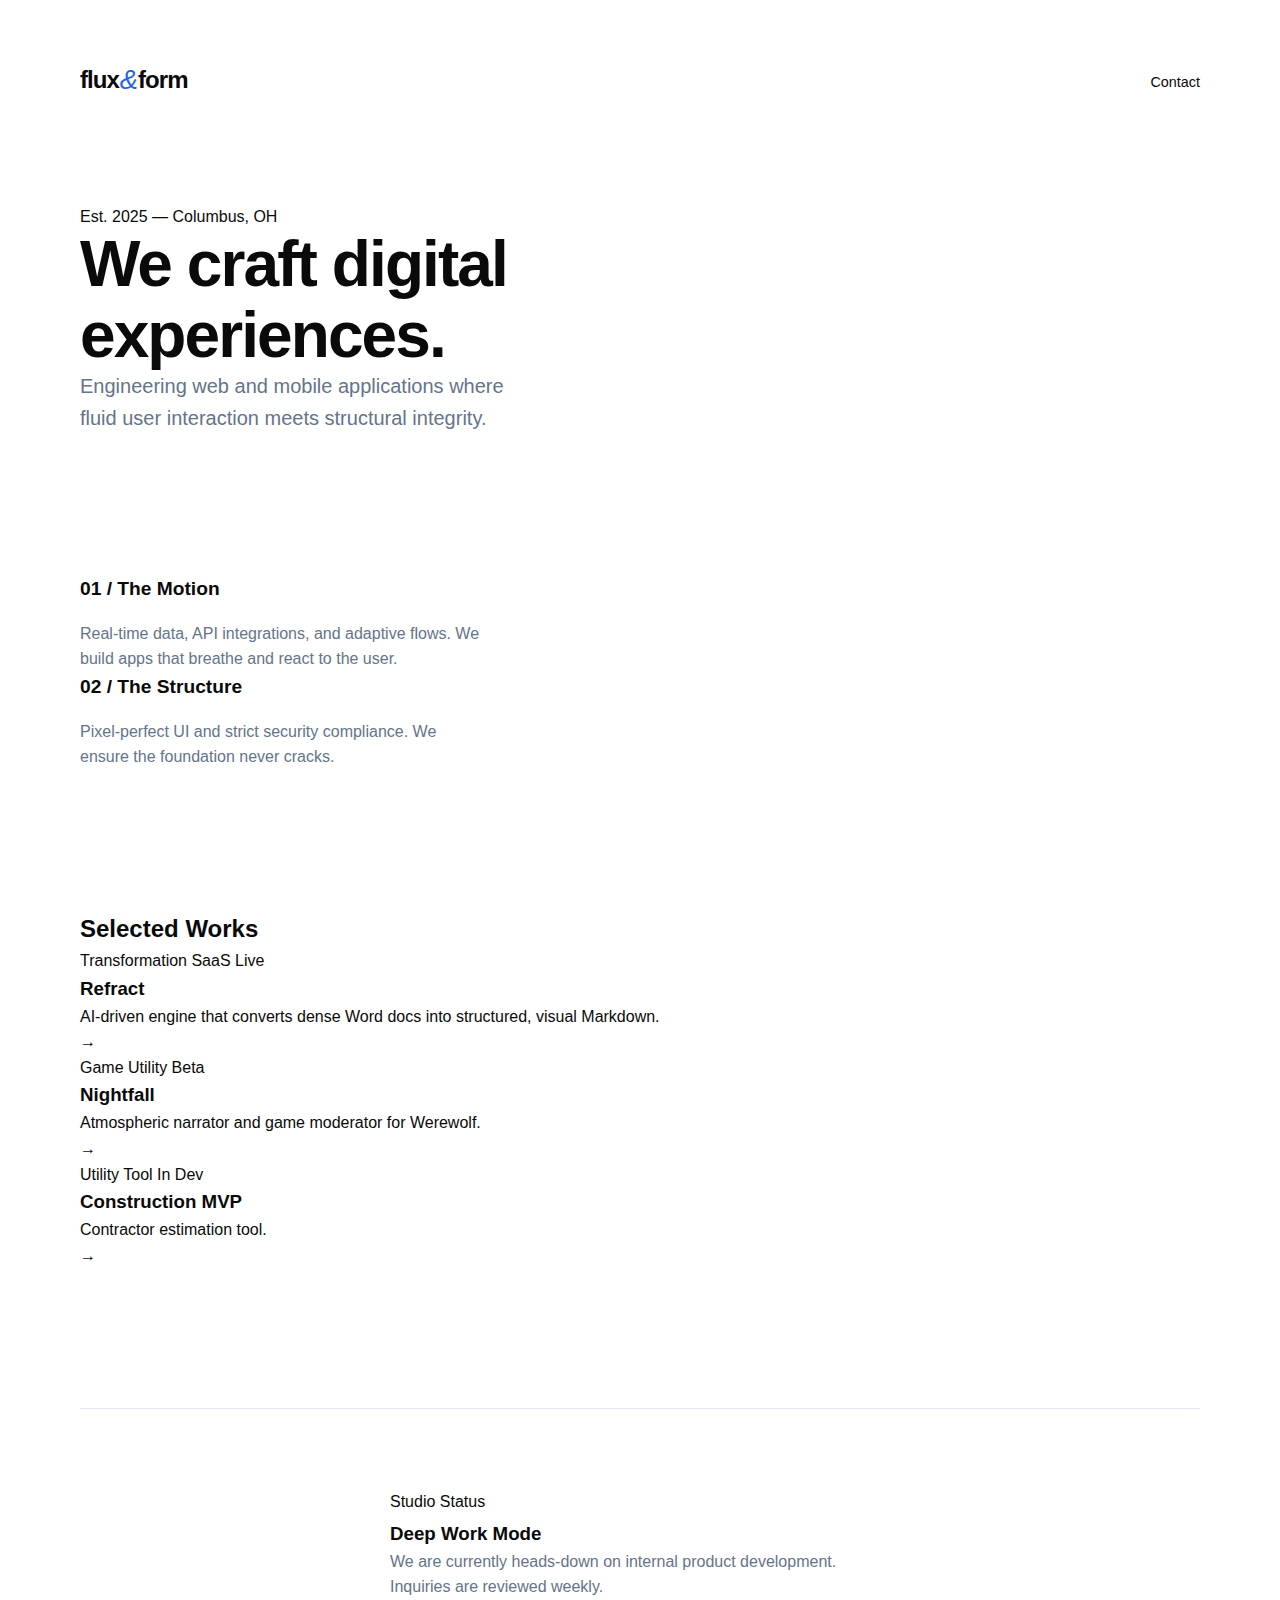
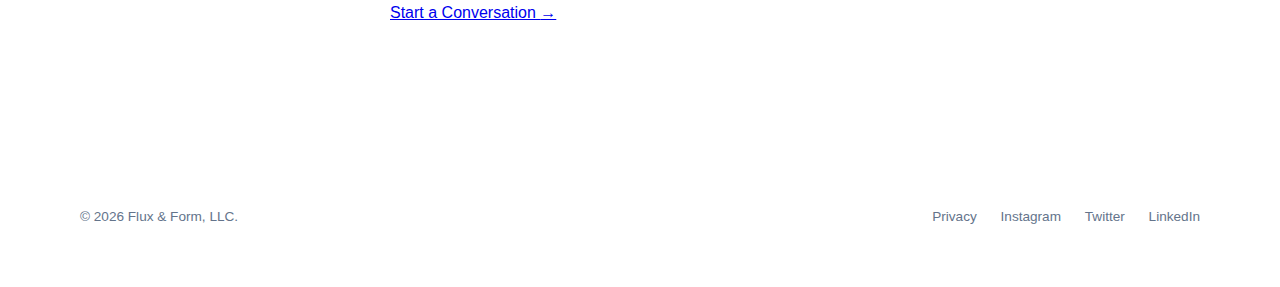
<file: index.html>
<!doctype html>
<html lang="en">
  <head>
    <meta charset="UTF-8" />
    <meta name="viewport" content="width=device-width, initial-scale=1.0" />
    <meta name="color-scheme" content="light dark" />

    <meta
      name="theme-color"
      content="#fdfbf7"
      media="(prefers-color-scheme: light)"
    />
    <meta
      name="theme-color"
      content="#1c1917"
      media="(prefers-color-scheme: dark)"
    />

    <title>Flux & Form</title>

    <link rel="stylesheet" href="style.css" />

    <link rel="preconnect" href="https://fonts.googleapis.com" />
    <link rel="preconnect" href="https://fonts.gstatic.com" crossorigin />
    <link
      href="https://fonts.googleapis.com/css2?family=Manrope:wght@300;400;500;600;800&display=swap"
      rel="stylesheet"
    />
  </head>
  <body>
    <div class="container">
      <header class="site-header">
        <div class="logo">flux<span class="ampersand">&</span>form</div>
        <nav>
          <a href="mailto:hello@fluxandform.io" class="nav-link">Contact</a>
        </nav>
      </header>

      <main>
        <section class="hero section-spacing">
          <span class="caps-label">Est. 2025 — Columbus, OH</span>
          <h1>
            We craft digital <br />
            <span class="highlight">experiences.</span>
          </h1>
          <p class="lead">
            Engineering web and mobile applications where fluid user interaction
            meets structural integrity.
          </p>
        </section>

        <section class="philosophy section-spacing">
          <div class="grid-2">
            <div class="col">
              <h3>01 / The Motion</h3>
              <p>
                Real-time data, API integrations, and adaptive flows. We build
                apps that breathe and react to the user.
              </p>
            </div>
            <div class="col">
              <h3>02 / The Structure</h3>
              <p>
                Pixel-perfect UI and strict security compliance. We ensure the
                foundation never cracks.
              </p>
            </div>
          </div>
        </section>

        <section class="work section-spacing">
          <div class="section-header">
            <h2>Selected Works</h2>
          </div>

          <div class="work-list">
            <div class="work-item">
              <div class="work-info">
                <div class="work-meta">
                  <span class="cat">Transformation SaaS</span>
                  <span class="status live">Live</span>
                </div>
                <h3>Refract</h3>
                <p>
                  AI-driven engine that converts dense Word docs into
                  structured, visual Markdown.
                </p>
              </div>
              <div class="work-arrow">&rarr;</div>
            </div>

            <div class="work-item">
              <div class="work-info">
                <div class="work-meta">
                  <span class="cat">Game Utility</span>
                  <span class="status beta">Beta</span>
                </div>
                <h3>Nightfall</h3>
                <p>Atmospheric narrator and game moderator for Werewolf.</p>
              </div>
              <div class="work-arrow">&rarr;</div>
            </div>

            <div class="work-item">
              <div class="work-info">
                <div class="work-meta">
                  <span class="cat">Utility Tool</span>
                  <span class="status dev">In Dev</span>
                </div>
                <h3>Construction MVP</h3>
                <p>Contractor estimation tool.</p>
              </div>
              <div class="work-arrow">&rarr;</div>
            </div>
          </div>
        </section>

        <section class="contact section-spacing">
            <div class="panel-card">
                <div style="display: flex; align-items: center; gap: 12px; margin-bottom: 4px;">
                    <span class="status live">Studio Status</span> </div>
                
                <h3>Deep Work Mode</h3>
                <p style="max-width: 500px; color: var(--text-muted);">
                    We are currently heads-down on internal product development. 
                    Inquiries are reviewed weekly.
                </p>
                
                <a href="mailto:hello@fluxandform.io" class="action-link">
                    Start a Conversation <span>&rarr;</span>
                </a>
            </div>
        </section>

      <footer>
        <div class="footer-left">
          <p>&copy; 2026 Flux & Form, LLC.</p>
        </div>
        <div class="footer-right">
          <a href="privacy.html">Privacy</a>
          <a href="https://instagram.com/fluxandform_apps">Instagram</a>
          <a href="https://x.com/fluxandform_app">Twitter</a>
          <a href="https://linkedin.com/company/flux-and-form">LinkedIn</a>
        </div>
      </footer>
    </div>
  </body>
</html>
</file>
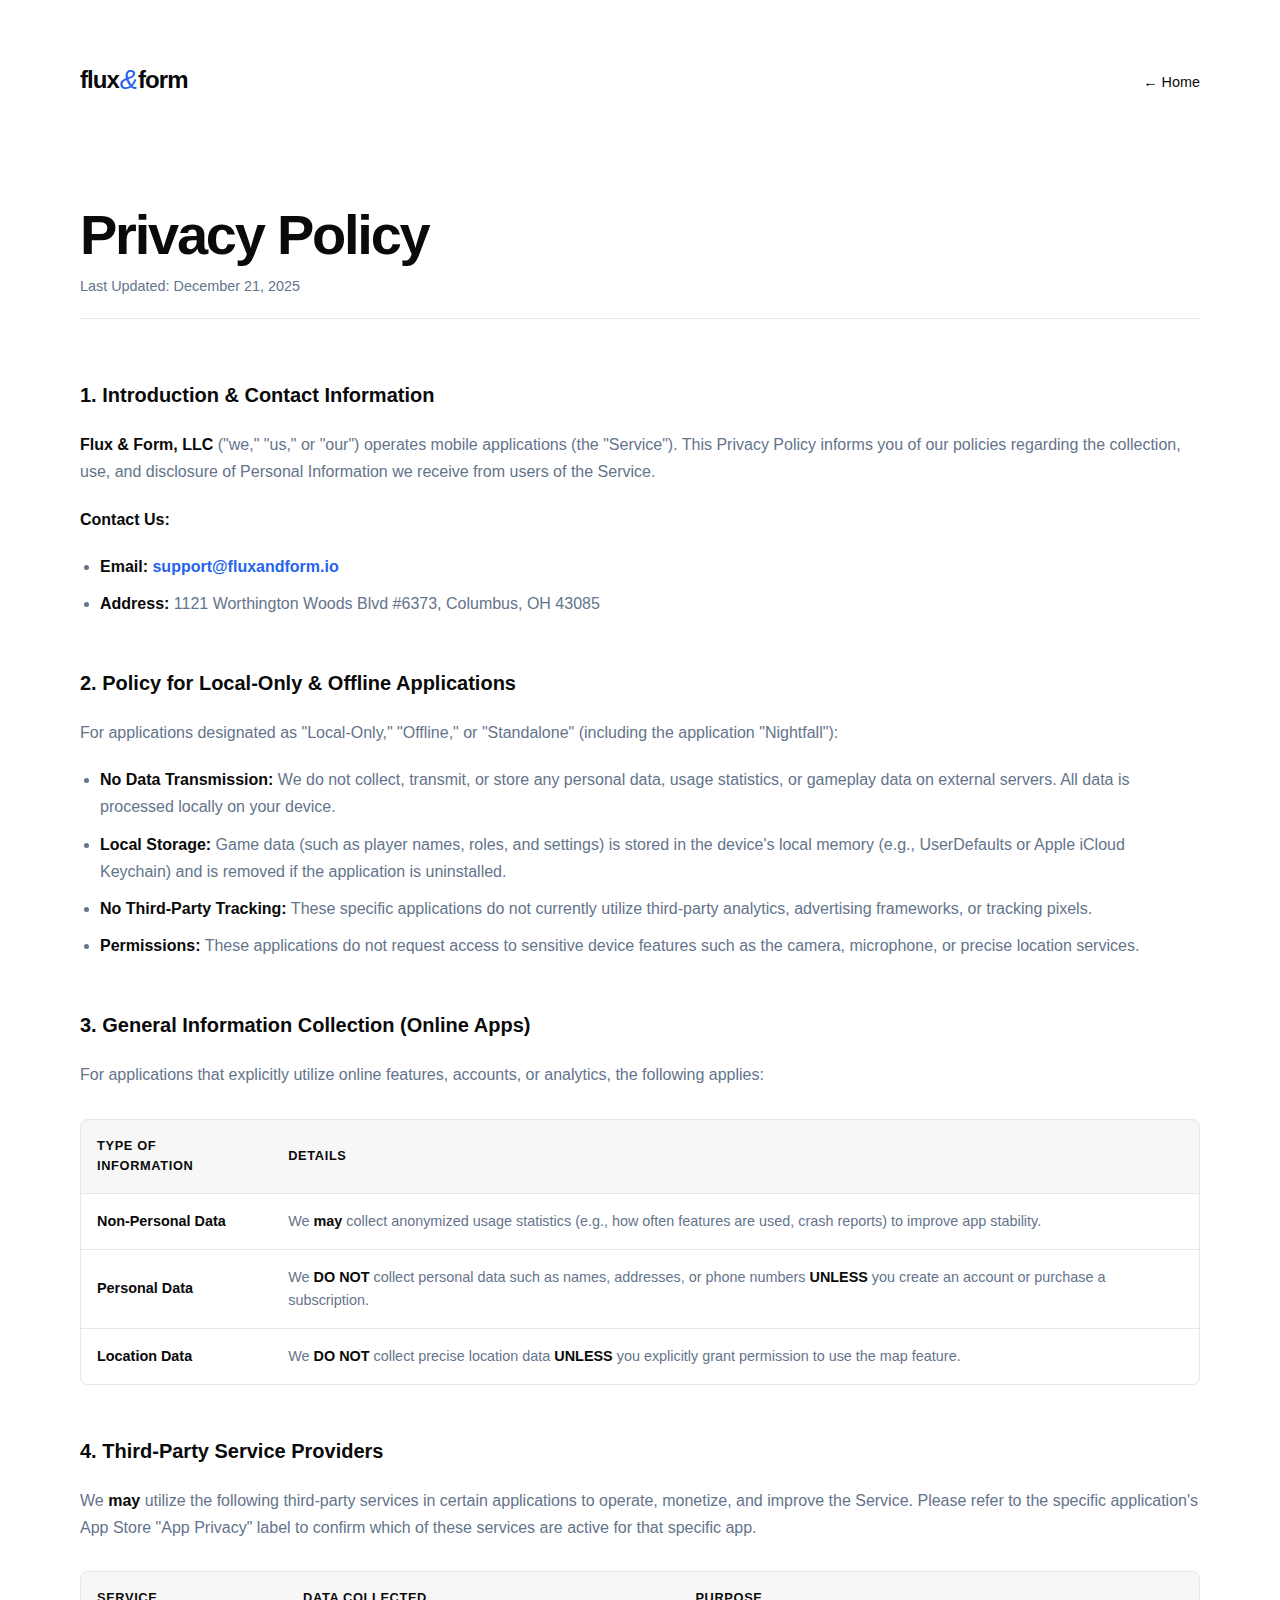
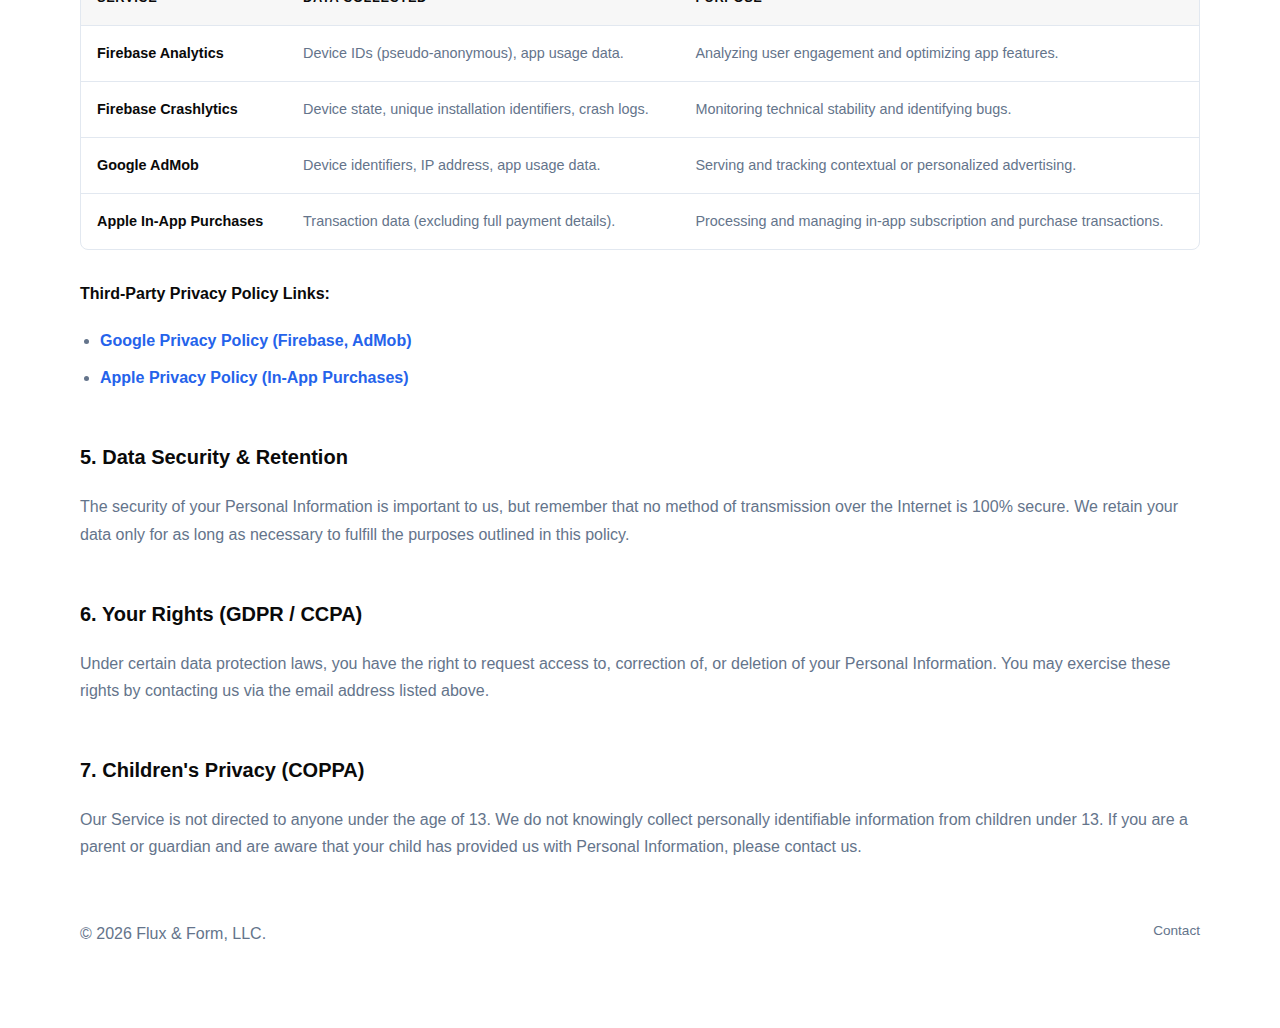
<file: privacy.html>
<!doctype html>
<html lang="en">
  <head>
    <meta charset="UTF-8" />
    <meta name="viewport" content="width=device-width, initial-scale=1.0" />
    <meta name="color-scheme" content="light dark" />

    <meta
      name="theme-color"
      content="#fdfbf7"
      media="(prefers-color-scheme: light)"
    />
    <meta
      name="theme-color"
      content="#1c1917"
      media="(prefers-color-scheme: dark)"
    />

    <title>Privacy Policy - Flux & Form</title>

    <link rel="stylesheet" href="style.css" />

    <link rel="preconnect" href="https://fonts.googleapis.com" />
    <link rel="preconnect" href="https://fonts.gstatic.com" crossorigin />
    <link
      href="https://fonts.googleapis.com/css2?family=Manrope:wght@300;400;500;600;800&display=swap"
      rel="stylesheet"
    />

    <style>
      /* --- Legal Document Specific Overrides --- */

      /* Typography adjustments for long-form text */
      h1 {
        font-size: clamp(2.5rem, 5vw, 3.5rem);
        font-weight: 800;
        letter-spacing: -0.04em;
        margin-bottom: 10px;
        line-height: 1.1;
        color: var(--text);
      }

      .date-stamp {
        display: block;
        font-size: 0.9rem;
        color: var(--text-muted);
        margin-bottom: 60px;
        padding-bottom: 20px;
        border-bottom: 1px solid var(--border);
      }

      h3 {
        font-size: 1.25rem;
        font-weight: 700;
        margin-top: 50px;
        margin-bottom: 20px;
        color: var(--text);
      }

      p,
      li {
        font-size: 1rem;
        color: var(--text-muted);
        line-height: 1.7;
        margin-bottom: 20px;
      }

      /* Lists */
      ul {
        padding-left: 20px;
        margin-bottom: 30px;
        color: var(--text-muted);
      }
      li {
        margin-bottom: 10px;
      }

      /* Links inside text */
      .policy-content a {
        color: var(--accent);
        text-decoration: none;
        font-weight: 600;
        transition: opacity 0.2s;
      }
      .policy-content a:hover {
        opacity: 0.8;
      }

      /* Responsive Tables (Modernized) */
      .policy-table-wrapper {
        overflow-x: auto;
        margin: 30px 0;
        border: 1px solid var(--border);
        border-radius: 8px; /* Matching the soft corners */
      }

      .policy-table {
        width: 100%;
        border-collapse: collapse;
        font-size: 0.9rem;
        min-width: 500px; /* Ensures table doesn't squish on mobile */
      }

      .policy-table th,
      .policy-table td {
        padding: 16px;
        text-align: left;
        border-bottom: 1px solid var(--border);
        color: var(--text-muted);
      }

      .policy-table th {
        background-color: rgba(0, 0, 0, 0.03); /* Subtle header background */
        color: var(--text);
        font-weight: 700;
        font-size: 0.8rem;
        text-transform: uppercase;
        letter-spacing: 0.05em;
      }

      .policy-table tr:last-child td {
        border-bottom: none;
      }

      /* Strong text styling */
      strong {
        color: var(--text);
        font-weight: 700;
      }
    </style>
  </head>
  <body>
    <div class="container">
      <header class="site-header">
        <div class="logo">flux<span class="ampersand">&</span>form</div>
        <nav>
          <a href="index.html" class="nav-link">&larr; Home</a>
        </nav>
      </header>

      <main class="policy-content">
        <h1>Privacy Policy</h1>
        <span class="date-stamp">Last Updated: December 21, 2025</span>

        <h3>1. Introduction & Contact Information</h3>
        <p>
          <strong>Flux & Form, LLC</strong> ("we," "us," or "our") operates
          mobile applications (the "Service"). This Privacy Policy informs you
          of our policies regarding the collection, use, and disclosure of
          Personal Information we receive from users of the Service.
        </p>

        <p><strong>Contact Us:</strong></p>
        <ul>
          <li>
            <strong>Email:</strong>
            <a
              href="mailto:support@fluxandform.io?subject=Privacy%20Policy%20Inquiry"
              >support@fluxandform.io</a
            >
          </li>
          <li>
            <strong>Address:</strong>
            1121 Worthington Woods Blvd #6373, Columbus, OH 43085
          </li>
        </ul>

        <h3>2. Policy for Local-Only & Offline Applications</h3>
        <p>
          For applications designated as "Local-Only," "Offline," or
          "Standalone" (including the application "Nightfall"):
        </p>
        <ul>
          <li>
            <strong>No Data Transmission:</strong> We do not collect, transmit,
            or store any personal data, usage statistics, or gameplay data on
            external servers. All data is processed locally on your device.
          </li>
          <li>
            <strong>Local Storage:</strong> Game data (such as player names,
            roles, and settings) is stored in the device's local memory (e.g.,
            UserDefaults or Apple iCloud Keychain) and is removed if the
            application is uninstalled.
          </li>
          <li>
            <strong>No Third-Party Tracking:</strong> These specific
            applications do not currently utilize third-party analytics,
            advertising frameworks, or tracking pixels.
          </li>
          <li>
            <strong>Permissions:</strong> These applications do not request
            access to sensitive device features such as the camera, microphone,
            or precise location services.
          </li>
        </ul>

        <h3>3. General Information Collection (Online Apps)</h3>
        <p>
          For applications that explicitly utilize online features, accounts, or
          analytics, the following applies:
        </p>

        <div class="policy-table-wrapper">
          <table class="policy-table">
            <thead>
              <tr>
                <th>Type of Information</th>
                <th>Details</th>
              </tr>
            </thead>
            <tbody>
              <tr>
                <td><strong>Non-Personal Data</strong></td>
                <td>
                  We <strong>may</strong> collect anonymized usage statistics
                  (e.g., how often features are used, crash reports) to improve
                  app stability.
                </td>
              </tr>
              <tr>
                <td><strong>Personal Data</strong></td>
                <td>
                  We <strong>DO NOT</strong> collect personal data such as
                  names, addresses, or phone numbers <strong>UNLESS</strong> you
                  create an account or purchase a subscription.
                </td>
              </tr>
              <tr>
                <td><strong>Location Data</strong></td>
                <td>
                  We <strong>DO NOT</strong> collect precise location data
                  <strong>UNLESS</strong> you explicitly grant permission to use
                  the map feature.
                </td>
              </tr>
            </tbody>
          </table>
        </div>

        <h3>4. Third-Party Service Providers</h3>
        <p>
          We <strong>may</strong> utilize the following third-party services in
          certain applications to operate, monetize, and improve the Service.
          Please refer to the specific application's App Store "App Privacy"
          label to confirm which of these services are active for that specific
          app.
        </p>

        <div class="policy-table-wrapper">
          <table class="policy-table">
            <thead>
              <tr>
                <th>Service</th>
                <th>Data Collected</th>
                <th>Purpose</th>
              </tr>
            </thead>
            <tbody>
              <tr>
                <td><strong>Firebase Analytics</strong></td>
                <td>Device IDs (pseudo-anonymous), app usage data.</td>
                <td>Analyzing user engagement and optimizing app features.</td>
              </tr>
              <tr>
                <td><strong>Firebase Crashlytics</strong></td>
                <td>
                  Device state, unique installation identifiers, crash logs.
                </td>
                <td>Monitoring technical stability and identifying bugs.</td>
              </tr>
              <tr>
                <td><strong>Google AdMob</strong></td>
                <td>Device identifiers, IP address, app usage data.</td>
                <td>
                  Serving and tracking contextual or personalized advertising.
                </td>
              </tr>
              <tr>
                <td><strong>Apple In-App Purchases</strong></td>
                <td>Transaction data (excluding full payment details).</td>
                <td>
                  Processing and managing in-app subscription and purchase
                  transactions.
                </td>
              </tr>
            </tbody>
          </table>
        </div>

        <p><strong>Third-Party Privacy Policy Links:</strong></p>
        <ul>
          <li>
            <a href="https://policies.google.com/privacy" target="_blank"
              >Google Privacy Policy (Firebase, AdMob)</a
            >
          </li>
          <li>
            <a href="https://www.apple.com/legal/privacy/" target="_blank"
              >Apple Privacy Policy (In-App Purchases)</a
            >
          </li>
        </ul>

        <h3>5. Data Security & Retention</h3>
        <p>
          The security of your Personal Information is important to us, but
          remember that no method of transmission over the Internet is 100%
          secure. We retain your data only for as long as necessary to fulfill
          the purposes outlined in this policy.
        </p>

        <h3>6. Your Rights (GDPR / CCPA)</h3>
        <p>
          Under certain data protection laws, you have the right to request
          access to, correction of, or deletion of your Personal Information.
          You may exercise these rights by contacting us via the email address
          listed above.
        </p>

        <h3>7. Children's Privacy (COPPA)</h3>
        <p>
          Our Service is not directed to anyone under the age of 13. We do not
          knowingly collect personally identifiable information from children
          under 13. If you are a parent or guardian and are aware that your
          child has provided us with Personal Information, please contact us.
        </p>
      </main>

      <footer>
        <div class="footer-left">
          <p>&copy; 2026 Flux & Form, LLC.</p>
        </div>
        <div class="footer-right">
          <a href="index.html">Contact</a>
        </div>
      </footer>
    </div>
  </body>
</html>
</file>
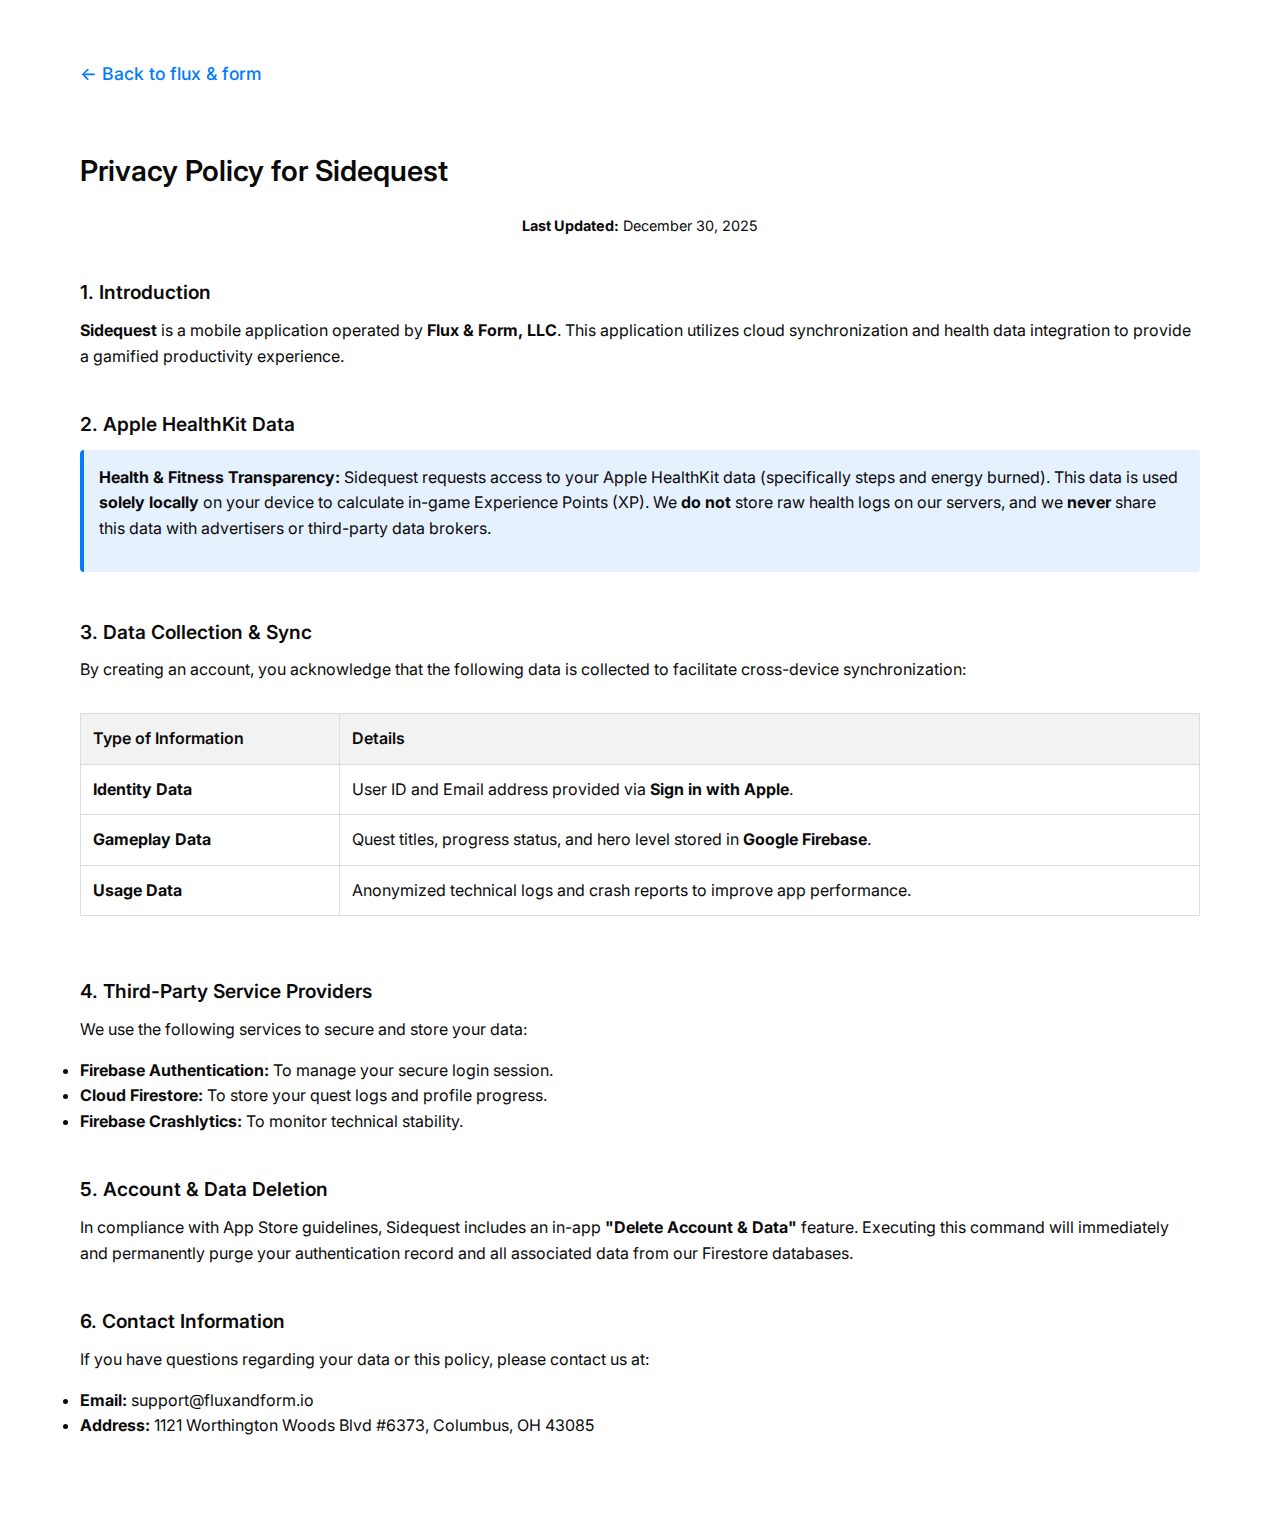
<file: sidequest-privacy.html>
<!DOCTYPE html>
<html lang="en">
  <head>
    <meta charset="UTF-8" />
    <meta name="viewport" content="width=device-width, initial-scale=1.0" />

    <meta name="color-scheme" content="light dark" />
    <meta
      name="theme-color"
      content="#f4f4f4"
      media="(prefers-color-scheme: light)"
    />
    <meta
      name="theme-color"
      content="#121212"
      media="(prefers-color-scheme: dark)"
    />

    <title>Privacy Policy - Sidequest</title>

    <link rel="stylesheet" href="style.css" />
    <link
      href="https://fonts.googleapis.com/css2?family=Inter:wght@300;400;500;600&display=swap"
      rel="stylesheet"
    />

    <style>
      /* Main Policy Styling Imports */
      .policy-content .date-stamp {
        text-align: center;
        margin-top: 10px;
        font-size: 0.9em;
        color: var(--color-text-secondary);
      }
      .policy-content h2 {
        font-size: 1.8em;
        margin-top: 30px;
        margin-bottom: 10px;
        font-weight: 600;
      }
      .policy-content h3 {
        font-size: 1.2em;
        margin-top: 25px;
        margin-bottom: 10px;
        font-weight: 600;
        color: var(--color-text-primary);
        text-align: left;
      }
      .policy-content p,
      .policy-content ul,
      .policy-content table {
        text-align: left;
        font-size: 1em;
        color: var(--color-text-secondary);
        margin-bottom: 15px;
        line-height: 1.6;
      }
      .policy-table-wrapper {
        overflow-x: auto;
        margin-top: 15px;
        margin-bottom: 20px;
      }
      .policy-table {
        width: 100%;
        border-collapse: collapse;
        font-size: 0.95em;
      }
      .policy-table th,
      .policy-table td {
        border: 1px solid #ddd;
        padding: 12px;
        text-align: left;
      }
      @media (prefers-color-scheme: dark) {
        .policy-table th,
        .policy-table td {
          border-color: #444;
        }
      }
      .policy-table th {
        background-color: rgba(0, 0, 0, 0.05);
        font-weight: 600;
      }
      @media (prefers-color-scheme: dark) {
        .policy-table th {
          background-color: rgba(255, 255, 255, 0.1);
        }
      }
      .back-link {
        display: block;
        margin-bottom: 30px;
        color: var(--color-blue-start, #007aff);
        text-decoration: none;
        font-weight: 500;
        font-size: 1.1em;
      }
      .back-link:hover {
        text-decoration: underline;
      }
      /* Sidebar highlight for HealthKit as per previous draft */
      .highlight-box {
        padding: 15px;
        background-color: rgba(0, 122, 255, 0.1);
        border-left: 4px solid #007aff;
        margin-bottom: 20px;
        border-radius: 4px;
      }
    </style>
  </head>
  <body>
    <div class="container policy-content">
      <a href="/" class="back-link">&larr; Back to flux & form</a>

      <h2>Privacy Policy for Sidequest</h2>
      <p class="date-stamp"><strong>Last Updated:</strong> December 30, 2025</p>

      <h3>1. Introduction</h3>
      <p>
        <strong>Sidequest</strong> is a mobile application operated by
        <strong>Flux & Form, LLC</strong>. This application utilizes cloud
        synchronization and health data integration to provide a gamified
        productivity experience.
      </p>

      <h3>2. Apple HealthKit Data</h3>
      <div class="highlight-box">
        <p>
          <strong>Health & Fitness Transparency:</strong> Sidequest requests
          access to your Apple HealthKit data (specifically steps and energy
          burned). This data is used <strong>solely locally</strong> on your
          device to calculate in-game Experience Points (XP). We
          <strong>do not</strong> store raw health logs on our servers, and we
          <strong>never</strong> share this data with advertisers or third-party
          data brokers.
        </p>
      </div>

      <h3>3. Data Collection & Sync</h3>
      <p>
        By creating an account, you acknowledge that the following data is
        collected to facilitate cross-device synchronization:
      </p>

      <div class="policy-table-wrapper">
        <table class="policy-table">
          <thead>
            <tr>
              <th>Type of Information</th>
              <th>Details</th>
            </tr>
          </thead>
          <tbody>
            <tr>
              <td><strong>Identity Data</strong></td>
              <td>
                User ID and Email address provided via
                <strong>Sign in with Apple</strong>.
              </td>
            </tr>
            <tr>
              <td><strong>Gameplay Data</strong></td>
              <td>
                Quest titles, progress status, and hero level stored in
                <strong>Google Firebase</strong>.
              </td>
            </tr>
            <tr>
              <td><strong>Usage Data</strong></td>
              <td>
                Anonymized technical logs and crash reports to improve app
                performance.
              </td>
            </tr>
          </tbody>
        </table>
      </div>

      <h3>4. Third-Party Service Providers</h3>
      <p>We use the following services to secure and store your data:</p>
      <ul>
        <li>
          <strong>Firebase Authentication:</strong> To manage your secure login
          session.
        </li>
        <li>
          <strong>Cloud Firestore:</strong> To store your quest logs and profile
          progress.
        </li>
        <li>
          <strong>Firebase Crashlytics:</strong> To monitor technical stability.
        </li>
      </ul>

      <h3>5. Account & Data Deletion</h3>
      <p>
        In compliance with App Store guidelines, Sidequest includes an in-app
        <strong>"Delete Account & Data"</strong> feature. Executing this command
        will immediately and permanently purge your authentication record and
        all associated data from our Firestore databases.
      </p>

      <h3>6. Contact Information</h3>
      <p>
        If you have questions regarding your data or this policy, please contact
        us at:
      </p>
      <ul>
        <li><strong>Email:</strong> support@fluxandform.io</li>
        <li>
          <strong>Address:</strong> 1121 Worthington Woods Blvd #6373, Columbus,
          OH 43085
        </li>
      </ul>
    </div>
  </body>
</html>
</file>
<file: style.css>
/* --- Variables --- */
:root {
  --bg: #ffffff;
  --text: #0a0a0a;
  --text-muted: #64748b;
  --border: #e2e8f0;

  /* Gradient: Mint to Blue */
  --gradient: linear-gradient(135deg, #34d399, #2563eb);
  --accent: #2563eb;
  --status-red: #ef4444;
}

@media (prefers-color-scheme: dark) {
  :root {
    --bg: #0a0a0a;
    --text: #ffffff;
    --text-muted: #94a3b8;
    --border: #262626;
  }
}

/* --- Reset & Base --- */
* {
  box-sizing: border-box;
  margin: 0;
  padding: 0;
}

body {
  font-family: "Inter", sans-serif;
  background-color: var(--bg);
  color: var(--text);
  line-height: 1.6;
  -webkit-font-smoothing: antialiased;
}

/* --- The Wide Container --- */
.container {
  max-width: 1200px; /* WIDE layout */
  margin: 0 auto;
  padding: 60px 40px; /* More padding on sides */
  min-height: 100vh;
  display: flex;
  flex-direction: column;
}

/* --- Spacing Utility --- */
.section-spacing {
  margin-bottom: 140px;
}

/* --- Header --- */
.site-header {
  display: flex;
  justify-content: space-between;
  align-items: center;
  margin-bottom: 100px;
}

.logo {
  font-weight: 800;
  font-size: 1.5rem;
  letter-spacing: -0.04em;
  text-transform: lowercase;
}
.ampersand {
  font-weight: 300;
  font-style: italic;
  color: var(--accent);
  font-size: 1.7rem;
  margin: 0 1px;
  vertical-align: middle;
  position: relative;
  top: -2px;
}

.nav-link {
  font-size: 0.9rem;
  color: var(--text);
  text-decoration: none;
  font-weight: 500;
}
.nav-link:hover {
  color: var(--accent);
}

/* --- Hero (Asymmetrical Grid) --- */
.hero-grid {
  display: grid;
  grid-template-columns: 1.5fr 1fr; /* Text takes more space */
  gap: 60px;
  align-items: end;
}
@media (max-width: 900px) {
  .hero-grid {
    grid-template-columns: 1fr;
  }
}

.meta-label {
  display: block;
  font-size: 0.8rem;
  text-transform: uppercase;
  letter-spacing: 0.05em;
  color: var(--text-muted);
  margin-bottom: 24px;
}

h1 {
  font-size: clamp(3rem, 5vw, 4.5rem); /* Bigger font for wider screen */
  font-weight: 800;
  line-height: 1.1;
  letter-spacing: -0.03em;
}

.gradient-text {
  background: var(--gradient);
  -webkit-background-clip: text;
  -webkit-text-fill-color: transparent;
}

.lead {
  font-size: 1.25rem;
  color: var(--text-muted);
  line-height: 1.6;
  max-width: 450px;
}

/* --- Philosophy (Two Columns) --- */
.philosophy-grid {
  display: grid;
  grid-template-columns: 1fr 1fr;
  gap: 80px;
  border-top: 1px solid var(--border); /* Top line divider */
  padding-top: 40px;
}
@media (max-width: 768px) {
  .philosophy-grid {
    grid-template-columns: 1fr;
    gap: 40px;
  }
}

.col h3 {
  font-size: 1.2rem;
  font-weight: 600;
  margin-bottom: 16px;
}
.col p {
  font-size: 1rem;
  color: var(--text-muted);
  max-width: 400px;
}

/* --- Projects (Three Columns) --- */
.section-label {
  font-size: 0.8rem;
  text-transform: uppercase;
  letter-spacing: 0.05em;
  color: var(--text-muted);
  margin-bottom: 40px;
  display: block;
}

.project-grid {
  display: grid;
  grid-template-columns: repeat(3, 1fr); /* 3 Columns */
  gap: 40px;
}
@media (max-width: 768px) {
  .project-grid {
    grid-template-columns: 1fr;
  }
}

.project-item {
  display: flex;
  flex-direction: column;
  padding-top: 20px;
  border-top: 1px solid var(--border); /* Top border for each item */
  transition: transform 0.2s ease;
}

.project-item:hover {
  transform: translateY(-5px);
  border-color: var(--accent);
}

.project-tag {
  font-family: monospace;
  font-size: 0.75rem;
  color: var(--text-muted);
  margin-bottom: 12px;
}
.project-title {
  font-size: 1.25rem;
  font-weight: 600;
  margin-bottom: 8px;
  color: var(--text);
}
.project-desc {
  font-size: 0.95rem;
  color: var(--text-muted);
  line-height: 1.5;
}

/* --- Contact (Deep Work) --- */
.contact {
  display: flex;
  justify-content: center; /* Center horizontally */
  border-top: 1px solid var(--border);
  padding-top: 80px;
}

.contact-inner {
  text-align: center;
}

.status-indicator {
  display: flex;
  align-items: center;
  justify-content: center;
  gap: 12px;
  margin-bottom: 16px;
}
.dot {
  width: 8px;
  height: 8px;
  background: var(--status-red);
  border-radius: 50%;
}
.pulse {
  box-shadow: 0 0 0 0 rgba(239, 68, 68, 0.7);
  animation: pulse-red 2s infinite;
}

@keyframes pulse-red {
  0% {
    transform: scale(0.95);
    box-shadow: 0 0 0 0 rgba(239, 68, 68, 0.7);
  }
  70% {
    transform: scale(1);
    box-shadow: 0 0 0 10px rgba(239, 68, 68, 0);
  }
  100% {
    transform: scale(0.95);
    box-shadow: 0 0 0 0 rgba(239, 68, 68, 0);
  }
}

.status-text {
  font-size: 0.95rem;
  color: var(--text);
}
.contact-desc {
  font-size: 1rem;
  color: var(--text-muted);
  margin-bottom: 24px;
}
.text-link {
  color: var(--accent);
  text-decoration: none;
  font-weight: 600;
  font-size: 1rem;
}
.text-link:hover {
  text-decoration: underline;
}

/* --- Footer --- */
footer {
  padding-top: 40px;
  display: flex;
  justify-content: space-between;
  align-items: flex-start;
  font-size: 0.85rem;
  color: var(--text-muted);
}
.sys-ver {
  font-family: monospace;
  font-size: 0.75rem;
  margin-top: 5px;
  opacity: 0.7;
}
.footer-right a {
  color: var(--text-muted);
  text-decoration: none;
  margin-left: 20px;
  transition: color 0.2s;
}
.footer-right a:hover {
  color: var(--text);
}

/* --- Mobile Refinements --- */
@media (max-width: 600px) {
  .container {
    padding: 40px 20px; /* Reduces side padding from 40px to 20px */
  }

  .site-header {
    margin-bottom: 60px; /* Pulls content up slightly */
  }

  .section-spacing {
    margin-bottom: 80px; /* Reduces the huge vertical gaps */
  }

  h1 {
    font-size: 2.5rem; /* Ensures headline fits perfectly */
  }

  .hero-grid {
    gap: 30px;
  }
}
</file>
